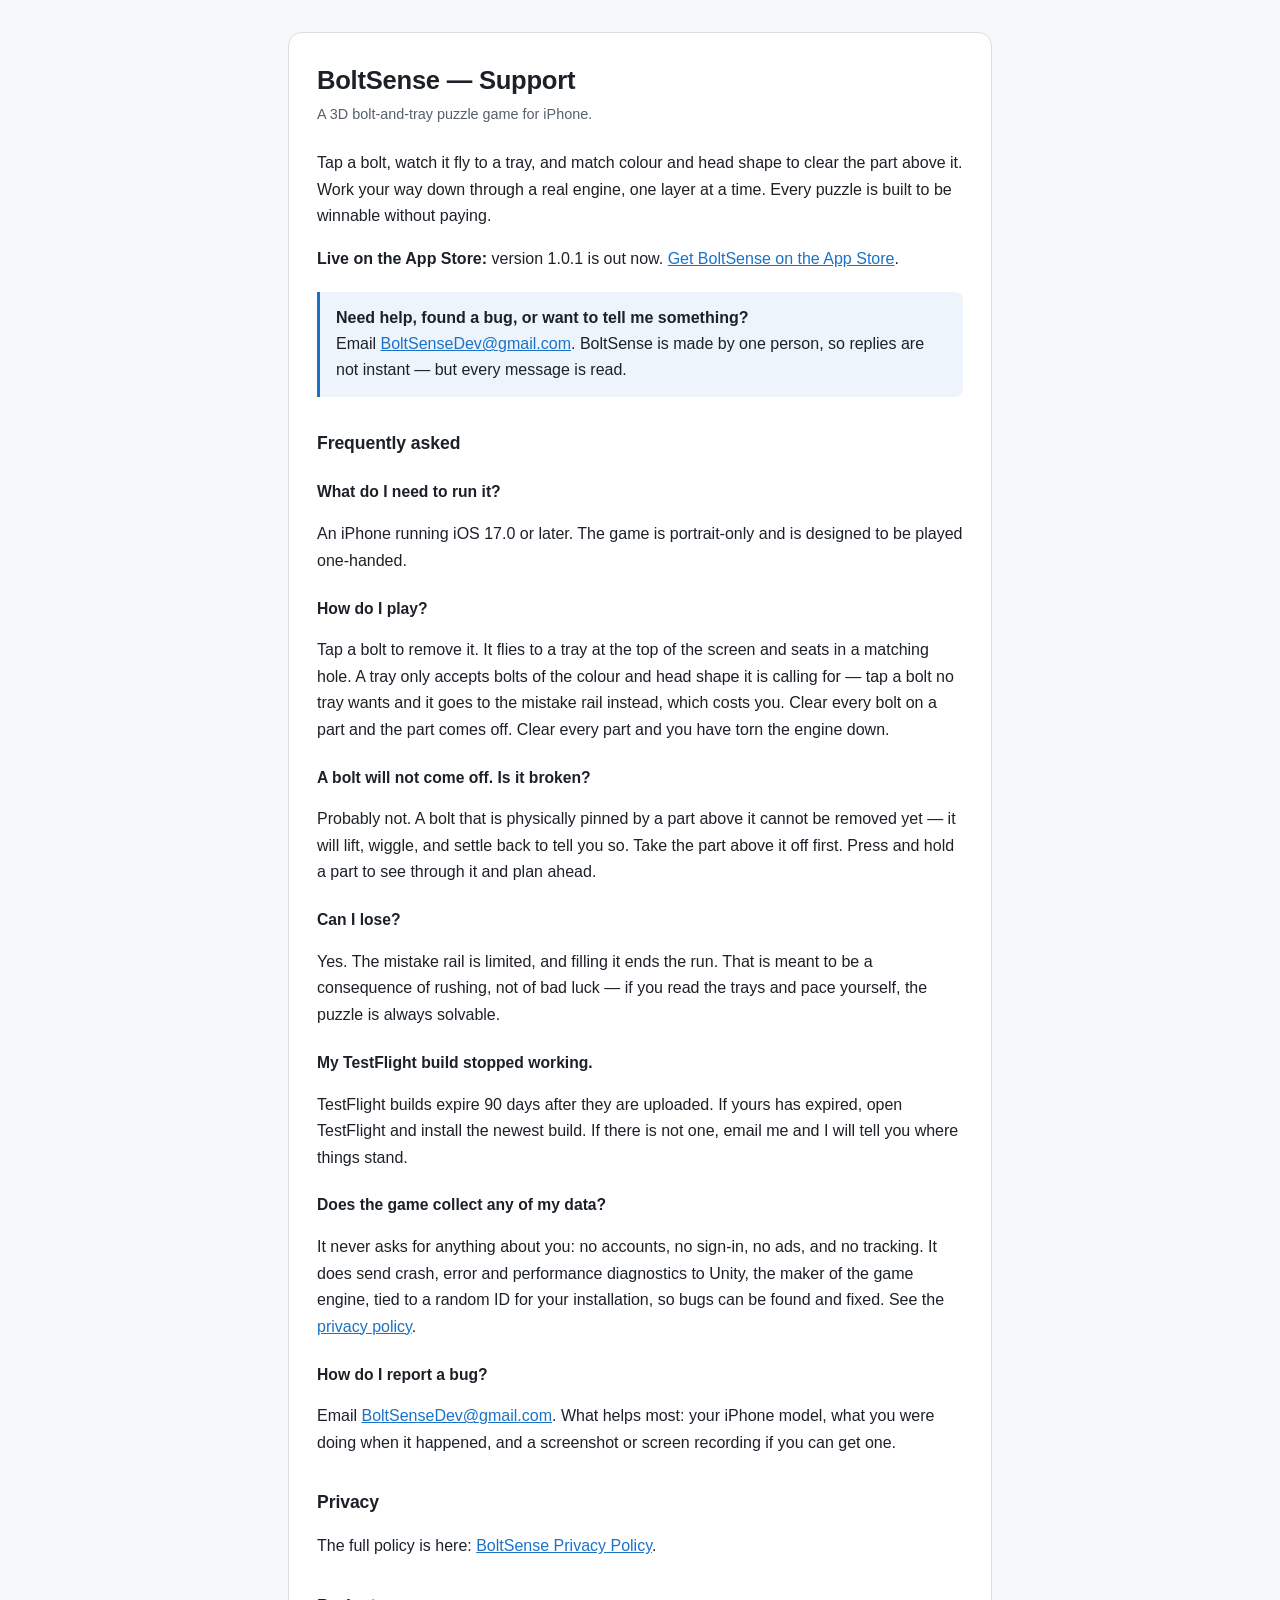
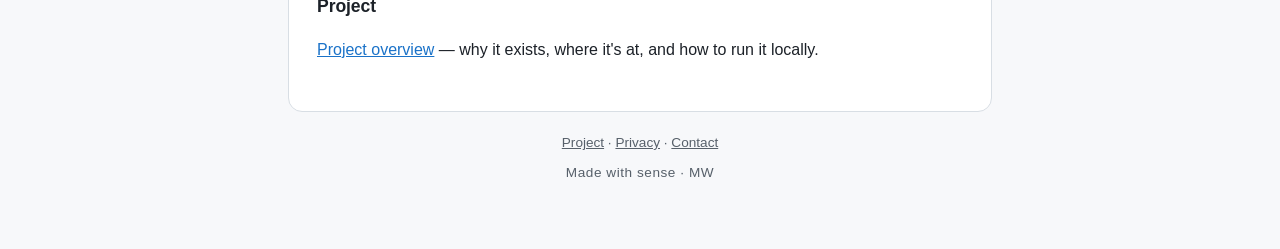
<file: index.html>
<!doctype html>
<html lang="en">
<head>
<meta charset="utf-8">
<meta name="viewport" content="width=device-width, initial-scale=1">
<title>BoltSense — Support</title>
<link rel="stylesheet" href="style.css">
</head>
<body>
<main>

<h1>BoltSense — Support</h1>
<p class="sub">A 3D bolt-and-tray puzzle game for iPhone.</p>

<p>Tap a bolt, watch it fly to a tray, and match colour and head shape to clear
the part above it. Work your way down through a real engine, one layer at a
time. Every puzzle is built to be winnable without paying.</p>

<p><strong>Live on the App Store:</strong> version 1.0.1 is out now.
<a href="https://apps.apple.com/us/app/boltsense/id6800206419">Get BoltSense on the App Store</a>.</p>

<div class="note">
  <strong>Need help, found a bug, or want to tell me something?</strong><br>
  Email <a href="mailto:BoltSenseDev@gmail.com">BoltSenseDev@gmail.com</a>.
  BoltSense is made by one person, so replies are not instant — but every
  message is read.
</div>

<h2>Frequently asked</h2>

<h3>What do I need to run it?</h3>
<p>An iPhone running iOS 17.0 or later. The game is portrait-only and is
designed to be played one-handed.</p>

<h3>How do I play?</h3>
<p>Tap a bolt to remove it. It flies to a tray at the top of the screen and
seats in a matching hole. A tray only accepts bolts of the colour and head shape
it is calling for — tap a bolt no tray wants and it goes to the mistake rail
instead, which costs you. Clear every bolt on a part and the part comes off.
Clear every part and you have torn the engine down.</p>

<h3>A bolt will not come off. Is it broken?</h3>
<p>Probably not. A bolt that is physically pinned by a part above it cannot be
removed yet — it will lift, wiggle, and settle back to tell you so. Take the part
above it off first. Press and hold a part to see through it and plan ahead.</p>

<h3>Can I lose?</h3>
<p>Yes. The mistake rail is limited, and filling it ends the run. That is meant
to be a consequence of rushing, not of bad luck — if you read the trays and pace
yourself, the puzzle is always solvable.</p>

<h3>My TestFlight build stopped working.</h3>
<p>TestFlight builds expire 90 days after they are uploaded. If yours has
expired, open TestFlight and install the newest build. If there is not one, email
me and I will tell you where things stand.</p>

<h3>Does the game collect any of my data?</h3>
<p>It never asks for anything about you: no accounts, no sign-in, no ads, and no
tracking. It does send crash, error and performance diagnostics to Unity, the maker
of the game engine, tied to a random ID for your installation, so bugs can be found and
fixed. See the <a href="privacy.html">privacy policy</a>.</p>

<h3>How do I report a bug?</h3>
<p>Email <a href="mailto:BoltSenseDev@gmail.com">BoltSenseDev@gmail.com</a>. What
helps most: your iPhone model, what you were doing when it happened, and a
screenshot or screen recording if you can get one.</p>

<h2>Privacy</h2>
<p>The full policy is here: <a href="privacy.html">BoltSense Privacy Policy</a>.</p>

<h2>Project</h2>
<p><a href="readme.html">Project overview</a> — why it exists, where it's at, and how to run it locally.</p>

</main>
<footer><div><a href="readme.html">Project</a> &middot; <a href="privacy.html">Privacy</a> &middot; <a href="mailto:BoltSenseDev@gmail.com">Contact</a></div><div class="signature">Made with sense &middot; MW</div></footer>
</body>
</html>
</file>
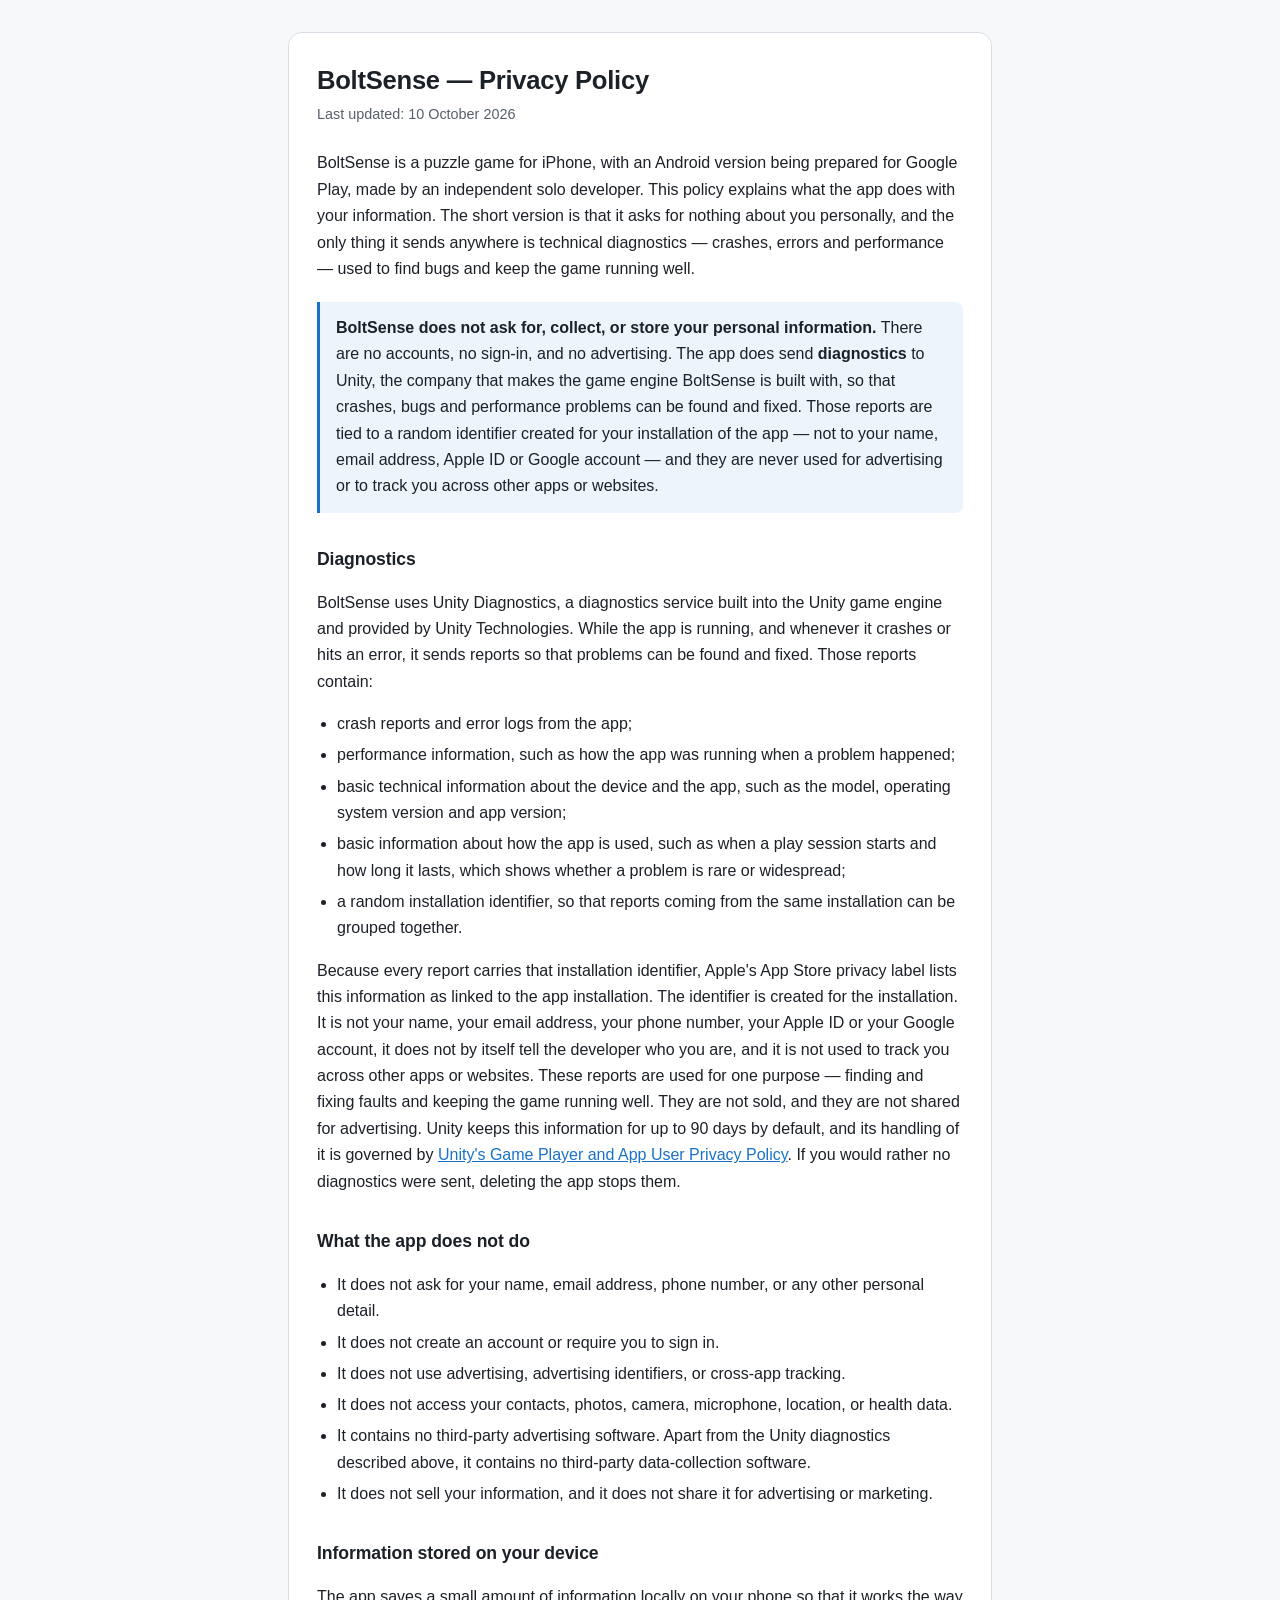
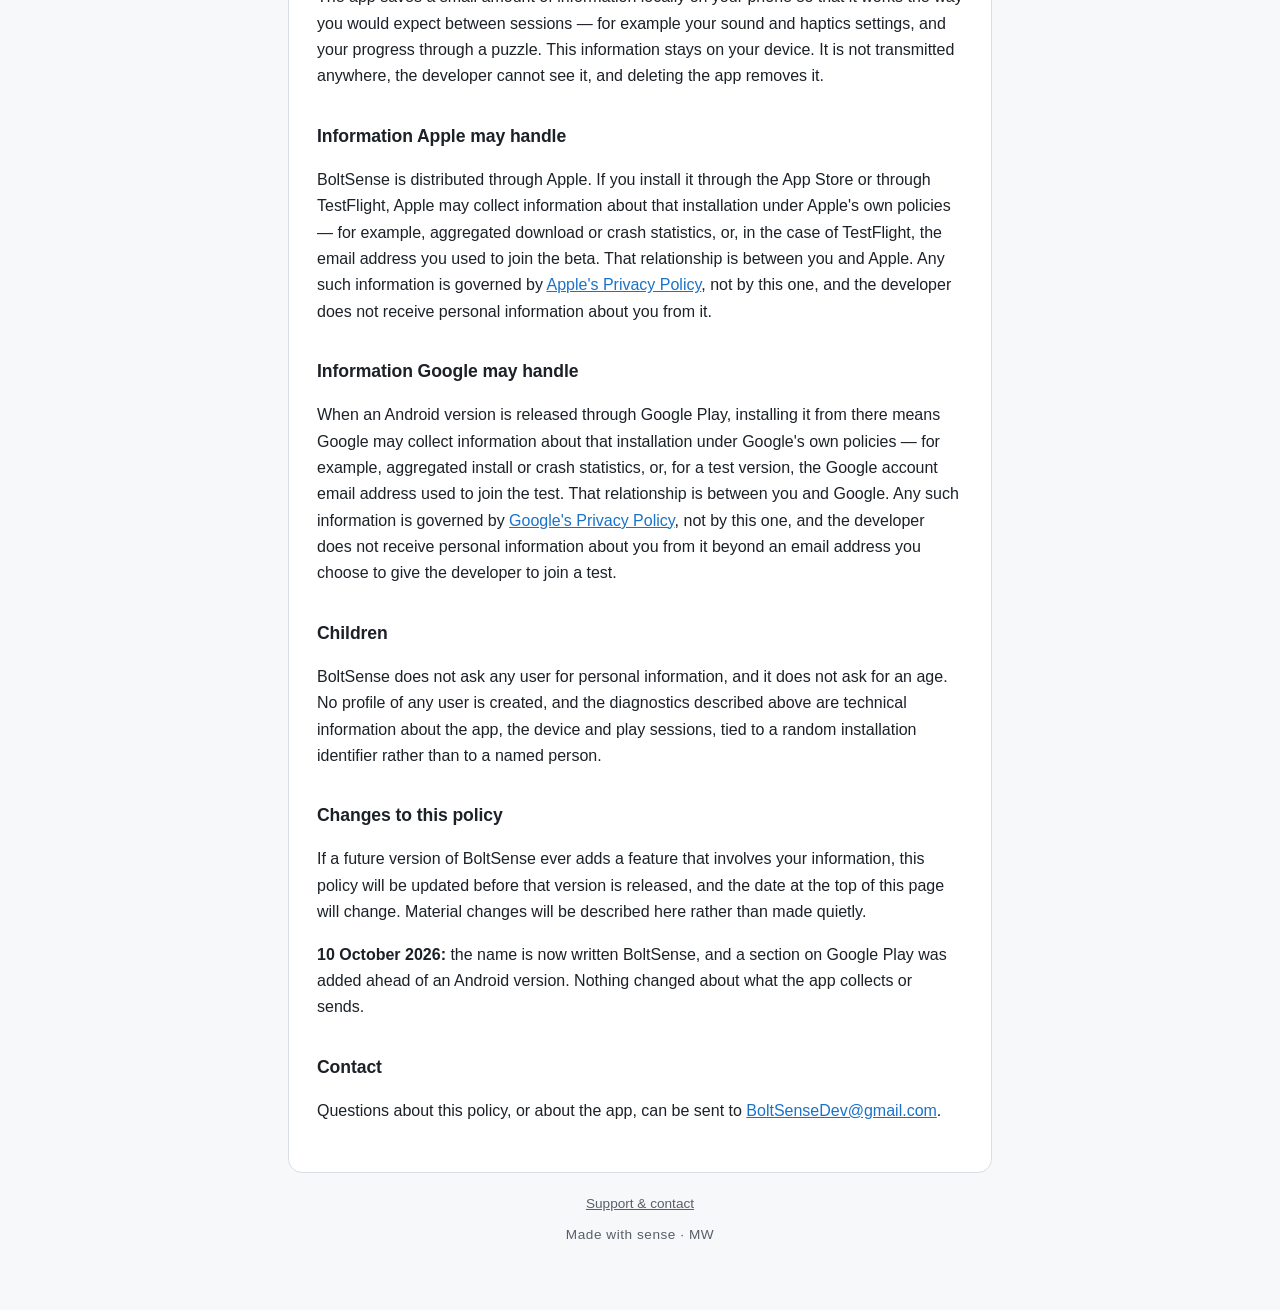
<file: privacy.html>
<!doctype html>
<html lang="en">
<head>
<meta charset="utf-8">
<meta name="viewport" content="width=device-width, initial-scale=1">
<title>BoltSense — Privacy Policy</title>
<link rel="stylesheet" href="style.css">
</head>
<body>
<main>

<h1>BoltSense — Privacy Policy</h1>
<p class="sub">Last updated: 10 October 2026</p>

<p>BoltSense is a puzzle game for iPhone, with an Android version being prepared for
Google Play, made by an independent solo developer.
This policy explains what the app does with your information. The short version
is that it asks for nothing about you personally, and the only thing it sends
anywhere is technical diagnostics — crashes, errors and performance — used to find
bugs and keep the game running well.</p>

<div class="note">
  <strong>BoltSense does not ask for, collect, or store your personal
  information.</strong> There are no accounts, no sign-in, and no advertising.
  The app does send <strong>diagnostics</strong> to Unity, the company that makes
  the game engine BoltSense is built with, so that crashes, bugs and performance
  problems can be found and fixed. Those reports are tied to a random identifier
  created for your installation of the app — not to your name, email address,
  Apple ID or Google account — and they are never used for advertising or to track you across other
  apps or websites.
</div>

<h2>Diagnostics</h2>
<p>BoltSense uses Unity Diagnostics, a diagnostics service built into the Unity
game engine and provided by Unity Technologies. While the app is running, and
whenever it crashes or hits an error, it sends reports so that problems can be
found and fixed. Those reports contain:</p>
<ul>
  <li>crash reports and error logs from the app;</li>
  <li>performance information, such as how the app was running when a problem
  happened;</li>
  <li>basic technical information about the device and the app, such as the model,
  operating system version and app version;</li>
  <li>basic information about how the app is used, such as when a play session
  starts and how long it lasts, which shows whether a problem is rare or
  widespread;</li>
  <li>a random installation identifier, so that reports coming from the same
  installation can be grouped together.</li>
</ul>
<p>Because every report carries that installation identifier, Apple's App Store
privacy label lists this information as linked to the app installation. The
identifier is created for the installation. It is not your name, your email
address, your phone number, your Apple ID or your Google account, it does not by itself tell the
developer who you are, and it is not used to track you across other apps or
websites. These reports are used for one purpose — finding and fixing faults and
keeping the game running well. They are not sold, and they are not shared for
advertising. Unity keeps this information for up to 90 days by default, and its
handling of it is governed by
<a href="https://unity.com/legal/game-player-and-app-user-privacy-policy">Unity's
Game Player and App User Privacy Policy</a>. If you would rather no diagnostics
were sent, deleting the app stops them.</p>

<h2>What the app does not do</h2>
<ul>
  <li>It does not ask for your name, email address, phone number, or any other personal detail.</li>
  <li>It does not create an account or require you to sign in.</li>
  <li>It does not use advertising, advertising identifiers, or cross-app tracking.</li>
  <li>It does not access your contacts, photos, camera, microphone, location, or health data.</li>
  <li>It contains no third-party advertising software. Apart from the Unity diagnostics described above, it contains no third-party data-collection software.</li>
  <li>It does not sell your information, and it does not share it for advertising or marketing.</li>
</ul>

<h2>Information stored on your device</h2>
<p>The app saves a small amount of information locally on your phone so that it
works the way you would expect between sessions — for example your sound and
haptics settings, and your progress through a puzzle. This information stays on
your device. It is not transmitted anywhere, the developer cannot see it, and
deleting the app removes it.</p>

<h2>Information Apple may handle</h2>
<p>BoltSense is distributed through Apple. If you install it through the App
Store or through TestFlight, Apple may collect information about that
installation under Apple's own policies — for example, aggregated download or
crash statistics, or, in the case of TestFlight, the email address you used to
join the beta. That relationship is between you and Apple. Any such information
is governed by
<a href="https://www.apple.com/legal/privacy/">Apple's Privacy Policy</a>,
not by this one, and the developer does not receive personal information about
you from it.</p>

<h2>Information Google may handle</h2>
<p>When an Android version is released through Google Play, installing it from
there means Google may collect information about that installation under Google's
own policies — for example, aggregated install or crash statistics, or, for a test
version, the Google account email address used to join the test. That relationship
is between you and Google. Any such information is governed by
<a href="https://policies.google.com/privacy">Google's Privacy Policy</a>, not by
this one, and the developer does not receive personal information about you from
it beyond an email address you choose to give the developer to join a test.</p>

<h2>Children</h2>
<p>BoltSense does not ask any user for personal information, and it does not
ask for an age. No profile of any user is created, and the diagnostics described
above are technical information about the app, the device and play sessions, tied
to a random installation identifier rather than to a named person.</p>

<h2>Changes to this policy</h2>
<p>If a future version of BoltSense ever adds a feature that involves your
information, this policy will be updated before that version is released, and the
date at the top of this page will change. Material changes will be described
here rather than made quietly.</p>
<p><strong>10 October 2026:</strong> the name is now written BoltSense, and a section
on Google Play was added ahead of an Android version. Nothing changed about what
the app collects or sends.</p>

<h2>Contact</h2>
<p>Questions about this policy, or about the app, can be sent to
<a href="mailto:BoltSenseDev@gmail.com">BoltSenseDev@gmail.com</a>.</p>

</main>
<footer><div><a href="index.html">Support &amp; contact</a></div><div class="signature">Made with sense &middot; MW</div></footer>
</body>
</html>
</file>
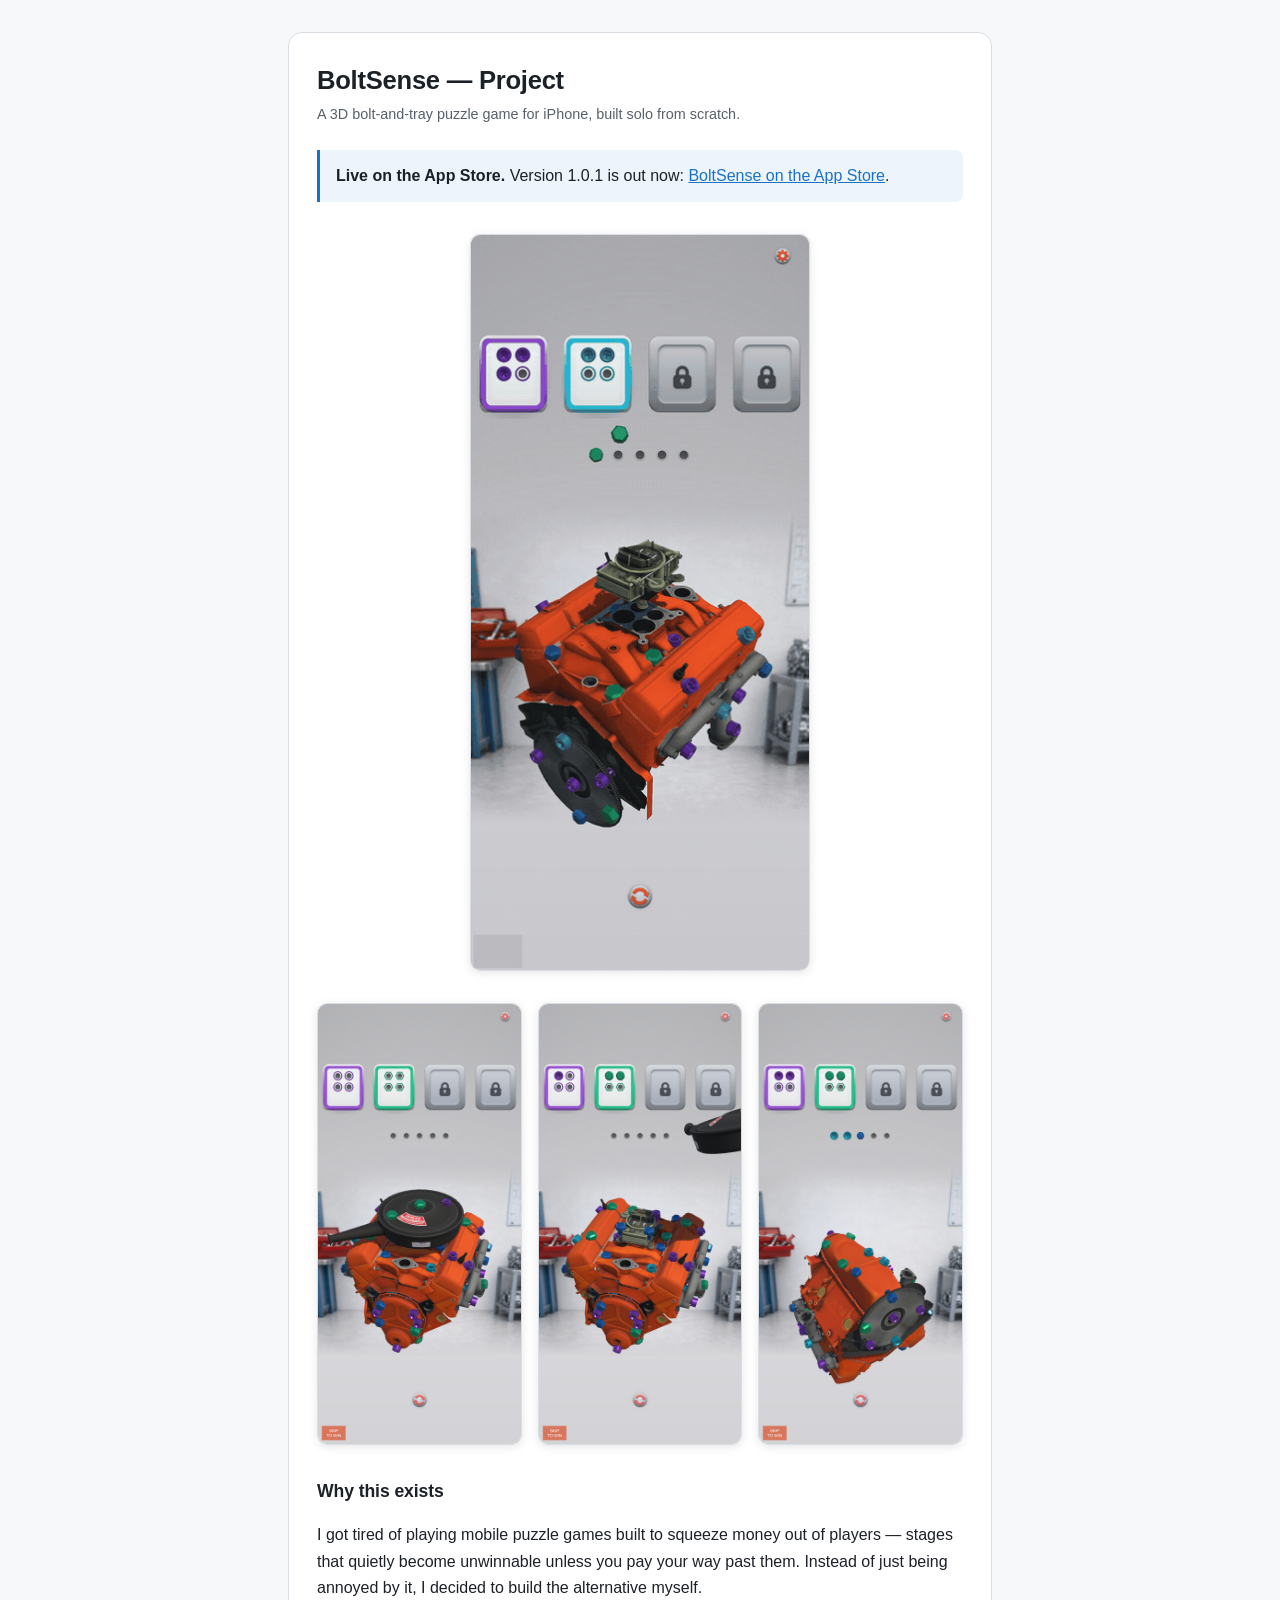
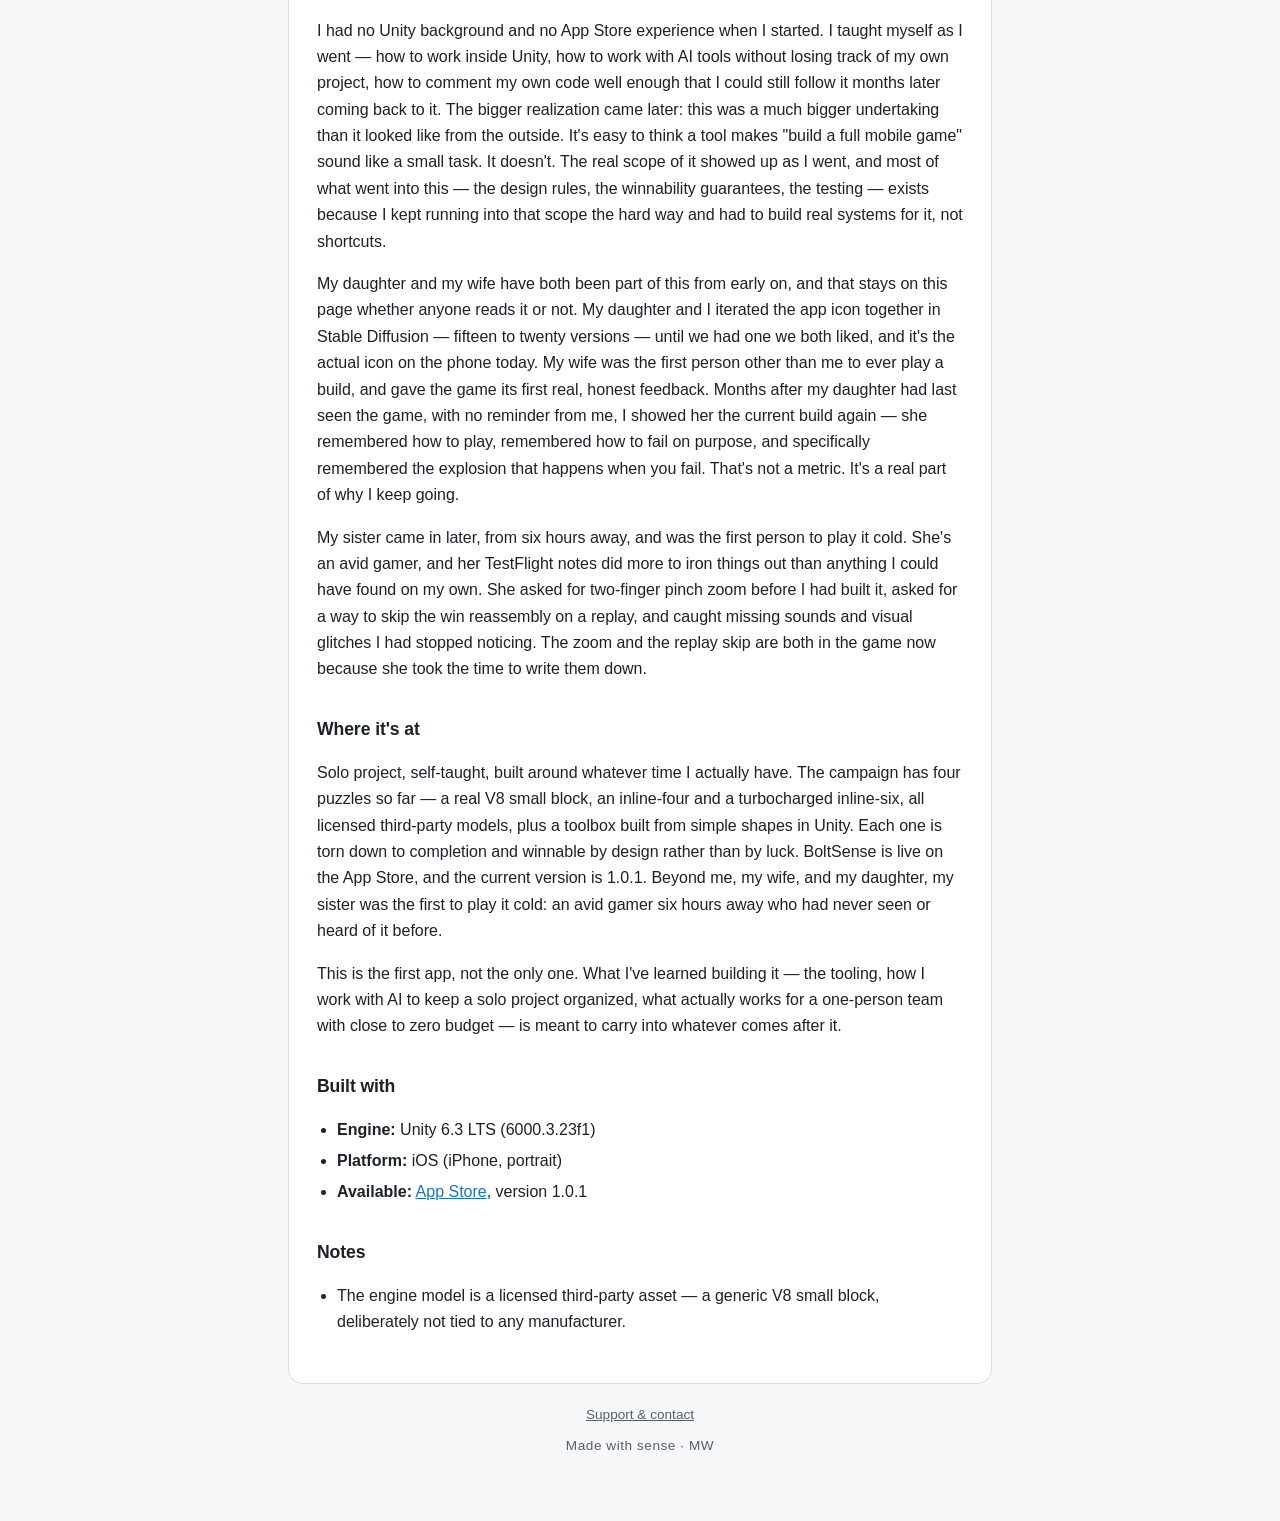
<file: readme.html>
<!doctype html>
<html lang="en">
<head>
<meta charset="utf-8">
<meta name="viewport" content="width=device-width, initial-scale=1">
<title>BoltSense — Project</title>
<link rel="stylesheet" href="style.css">
</head>
<body>
<main>

<h1>BoltSense — Project</h1>
<p class="sub">A 3D bolt-and-tray puzzle game for iPhone, built solo from scratch.</p>

<div class="note">
  <strong>Live on the App Store.</strong> Version 1.0.1 is out now:
  <a href="https://apps.apple.com/us/app/boltsense/id6800206419">BoltSense on the App Store</a>.
</div>

<img class="shot-hero" src="media/gameplay-carb-eject.gif" alt="Gameplay: clearing the carburetor, and the layer ejecting once its last bolt is out">

<div class="shots">
  <img src="media/screenshot-1.png" alt="The assembled V8 with two trays calling for bolts and two still locked" width="440" height="956">
  <img src="media/screenshot-2.png" alt="Mid teardown, with layers removed and bolts seated in the trays" width="440" height="956">
  <img src="media/screenshot-3.png" alt="Deeper into the teardown, showing the mistake rail and remaining layers" width="440" height="956">
</div>

<h2>Why this exists</h2>

<p>I got tired of playing mobile puzzle games built to squeeze money out of
players — stages that quietly become unwinnable unless you pay your way past
them. Instead of just being annoyed by it, I decided to build the
alternative myself.</p>

<p>I had no Unity background and no App Store experience when I started. I
taught myself as I went — how to work inside Unity, how to work with AI
tools without losing track of my own project, how to comment my own code
well enough that I could still follow it months later coming back to it. The
bigger realization came later: this was a much bigger undertaking than it
looked like from the outside. It's easy to think a tool makes "build a full
mobile game" sound like a small task. It doesn't. The real scope of it
showed up as I went, and most of what went into this — the design rules,
the winnability guarantees, the testing — exists because I kept running
into that scope the hard way and had to build real systems for it, not
shortcuts.</p>

<p>My daughter and my wife have both been part of this from early on, and that
stays on this page whether anyone reads it or not. My daughter and I
iterated the app icon together in Stable Diffusion — fifteen to twenty
versions — until we had one we both liked, and it's the actual icon on the
phone today. My wife was the first person other than me to ever play a
build, and gave the game its first real, honest feedback. Months after my
daughter had last seen the game, with no reminder from me, I showed her the
current build again — she remembered how to play, remembered how to fail
on purpose, and specifically remembered the explosion that happens when you
fail. That's not a metric. It's a real part of why I keep going.</p>

<p>My sister came in later, from six hours away, and was the first person to
play it cold. She's an avid gamer, and her TestFlight notes did more to iron
things out than anything I could have found on my own. She asked for
two-finger pinch zoom before I had built it, asked for a way to skip the win
reassembly on a replay, and caught missing sounds and visual glitches I had
stopped noticing. The zoom and the replay skip are both in the game now
because she took the time to write them down.</p>

<h2>Where it's at</h2>

<p>Solo project, self-taught, built around whatever time I actually have. The
campaign has four puzzles so far — a real V8 small block, an inline-four and a
turbocharged inline-six, all licensed third-party models, plus a toolbox built
from simple shapes in Unity. Each one is torn down to completion and winnable
by design rather than by luck. BoltSense is live on the App Store, and the current version is 1.0.1. Beyond me, my wife,
and my daughter, my sister was the first to play it cold: an avid gamer six
hours away who had never seen or heard of it before.</p>

<p>This is the first app, not the only one. What I've learned building it —
the tooling, how I work with AI to keep a solo project organized, what
actually works for a one-person team with close to zero budget — is meant
to carry into whatever comes after it.</p>

<h2>Built with</h2>

<ul>
  <li><strong>Engine:</strong> Unity 6.3 LTS (6000.3.23f1)</li>
  <li><strong>Platform:</strong> iOS (iPhone, portrait)</li>
  <li><strong>Available:</strong> <a href="https://apps.apple.com/us/app/boltsense/id6800206419">App Store</a>, version 1.0.1</li>
</ul>

<h2>Notes</h2>

<ul>
  <li>The engine model is a licensed third-party asset — a generic V8 small block,
  deliberately not tied to any manufacturer.</li>
</ul>

</main>
<footer><div><a href="index.html">Support &amp; contact</a></div><div class="signature">Made with sense &middot; MW</div></footer>
</body>
</html>
</file>
<file: style.css>
:root {
  --bg: #f7f8fa;
  --card: #ffffff;
  --ink: #1c2128;
  --muted: #57606a;
  --line: #d8dee4;
  --accent: #1A72C8;
}
@media (prefers-color-scheme: dark) {
  :root {
    --bg: #0f1216;
    --card: #171b21;
    --ink: #e6edf3;
    --muted: #9aa4b0;
    --line: #2a313a;
    --accent: #58a6ff;
  }
}
* { box-sizing: border-box; }
html { -webkit-text-size-adjust: 100%; }
body {
  margin: 0;
  padding: 2rem 1.25rem 4rem;
  background: var(--bg);
  color: var(--ink);
  font: 16px/1.65 -apple-system, BlinkMacSystemFont, "Segoe UI", Roboto, Helvetica, Arial, sans-serif;
}
main {
  max-width: 44rem;
  margin: 0 auto;
  background: var(--card);
  border: 1px solid var(--line);
  border-radius: 14px;
  padding: 2rem 1.75rem;
}
h1 { font-size: 1.6rem; line-height: 1.25; margin: 0 0 .35rem; letter-spacing: -.01em; }
h2 { font-size: 1.1rem; margin: 2rem 0 .5rem; letter-spacing: -.005em; }
h3 { font-size: .98rem; margin: 1.35rem 0 .3rem; }
p, li { color: var(--ink); }
ul { padding-left: 1.25rem; }
li { margin: .3rem 0; }
a { color: var(--accent); }
.sub { color: var(--muted); font-size: .9rem; margin: 0 0 1.5rem; }
.note {
  border-left: 3px solid var(--accent);
  background: color-mix(in srgb, var(--accent) 8%, transparent);
  padding: .8rem 1rem;
  border-radius: 0 8px 8px 0;
  margin: 1.25rem 0;
}
footer {
  max-width: 44rem;
  margin: 1.25rem auto 0;
  color: var(--muted);
  font-size: .85rem;
  text-align: center;
}
footer a { color: var(--muted); }
footer .signature { margin-top: .5rem; letter-spacing: .04em; }

/* ---- media on the project page ---- */

/* The GIF is 340px wide natively. It was being stretched to 400px, which is an
   upscale and reads soft. Cap it at its own resolution and never above. */
.shot-hero {
  display: block;
  width: 100%;
  max-width: 340px;
  margin: 2rem auto;
  border-radius: 10px;
  border: 1px solid var(--line);
  box-shadow: 0 2px 10px rgba(0, 0, 0, .10);
}

/* Phone captures are ~1:2.17, so three across gets tall and thin fast. Grid with
   auto-fit lets them drop to two-up and then one-up on narrow screens instead of
   shrinking into slivers. */
.shots {
  display: grid;
  grid-template-columns: repeat(auto-fit, minmax(160px, 1fr));
  gap: 1rem;
  margin: 2rem 0;
  justify-items: center;
}
.shots img {
  width: 100%;
  max-width: 220px;
  height: auto;
  border-radius: 10px;
  /* The captures have a near-white background that dissolves into the light
     theme's card. The border is what keeps them reading as screens. */
  border: 1px solid var(--line);
  box-shadow: 0 2px 10px rgba(0, 0, 0, .10);
}
.shots figure { margin: 0; display: contents; }
</file>
